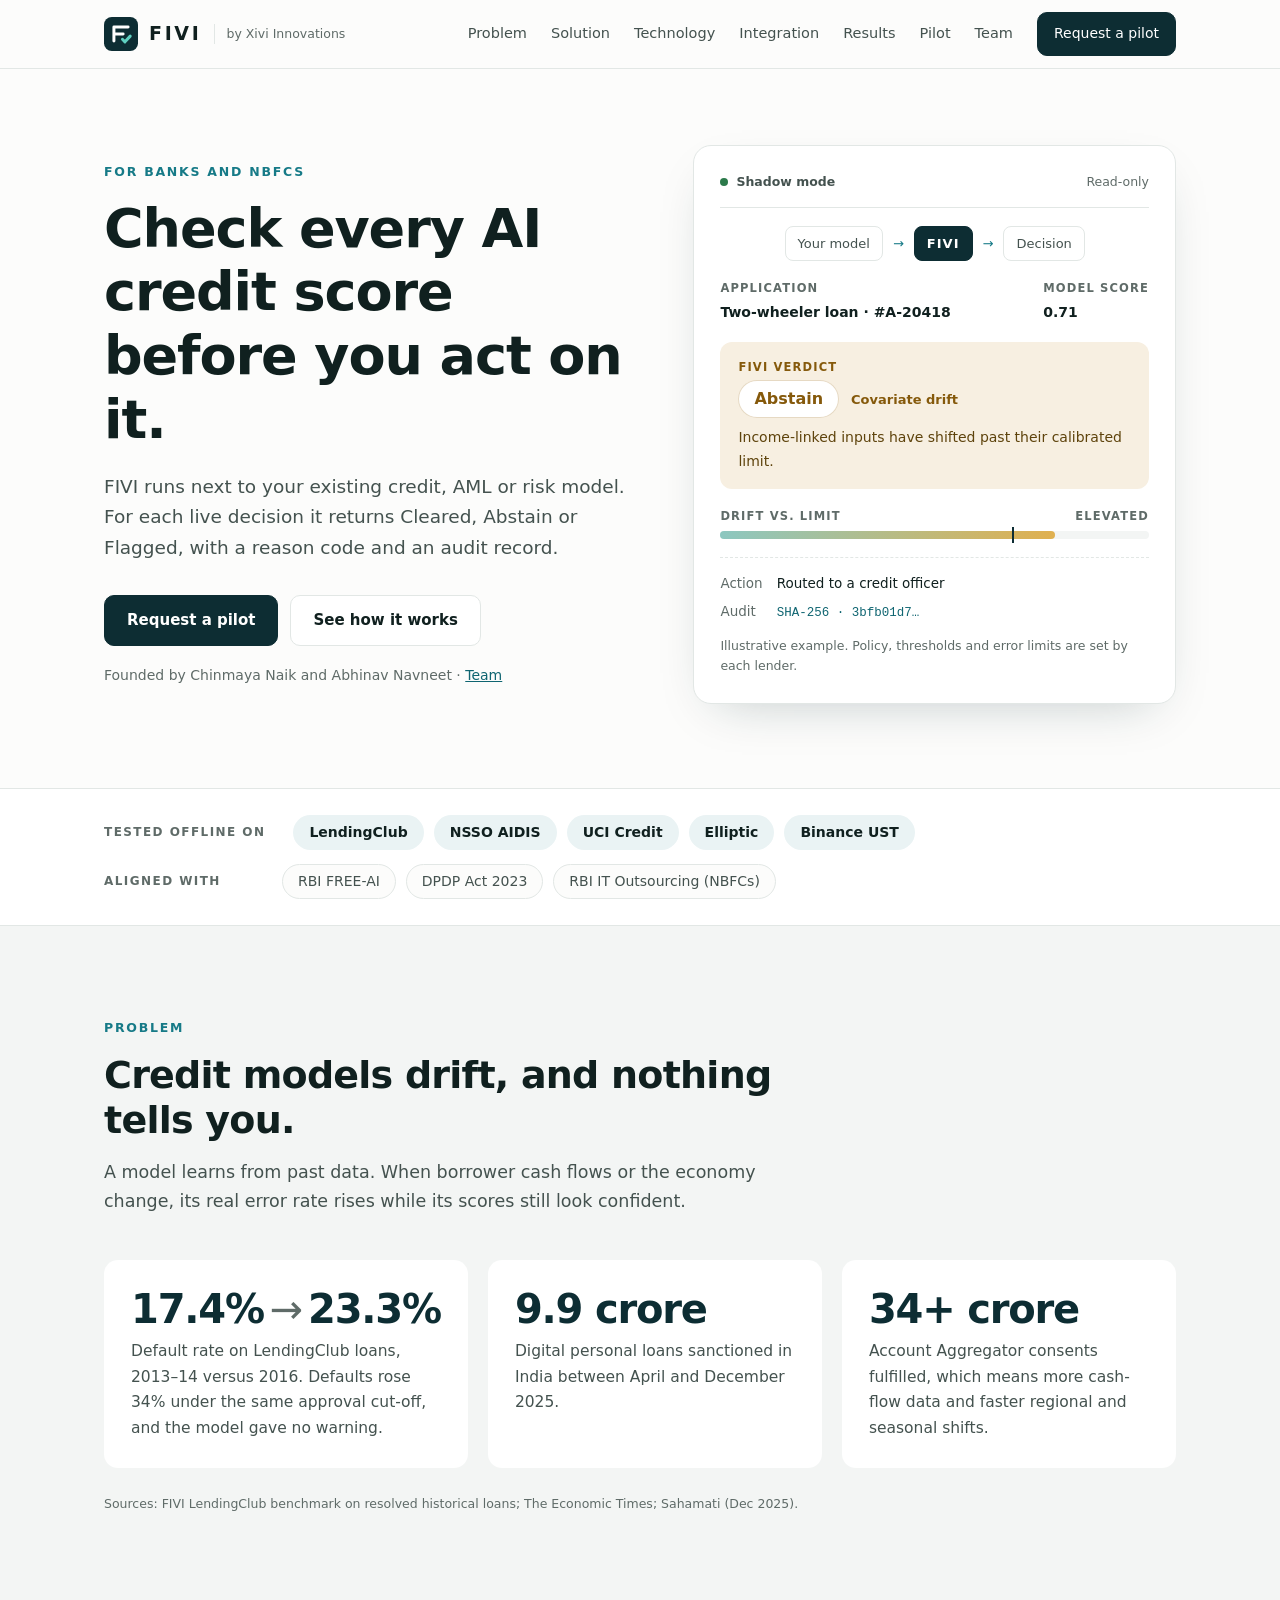
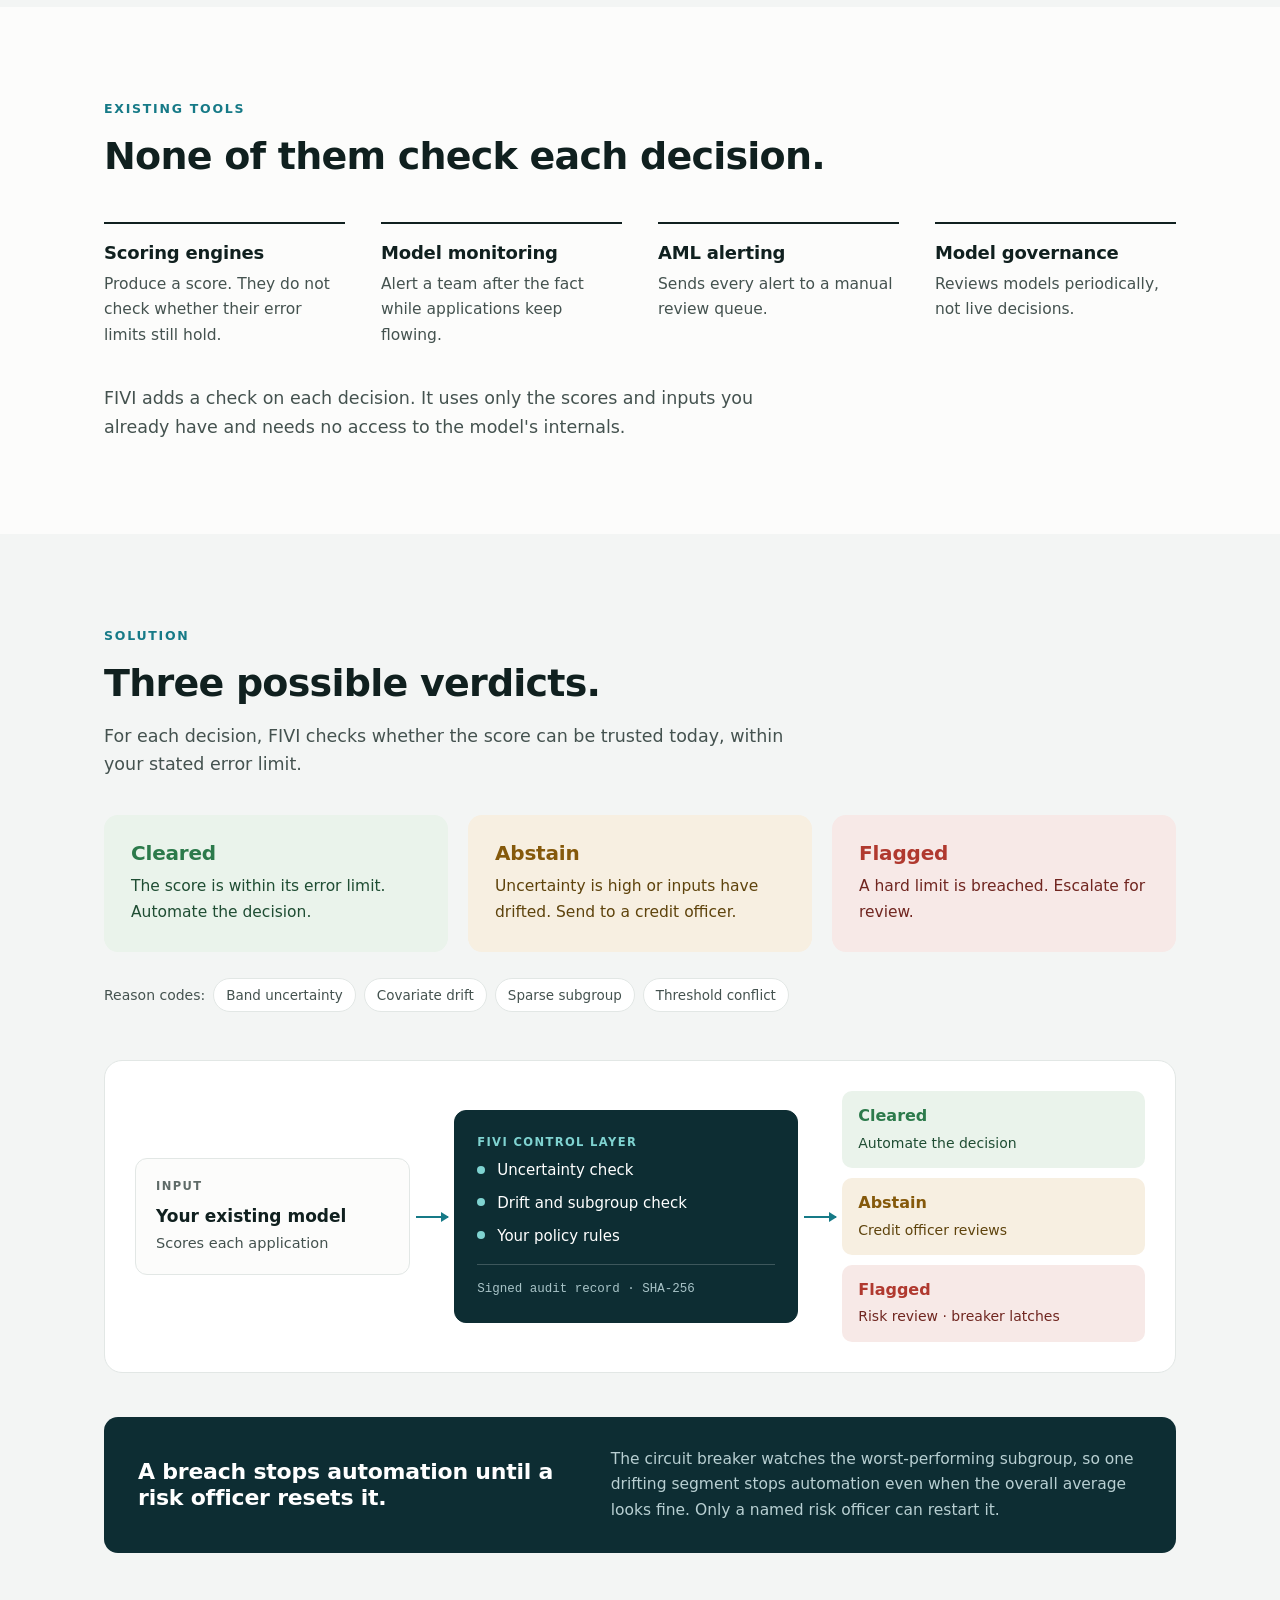
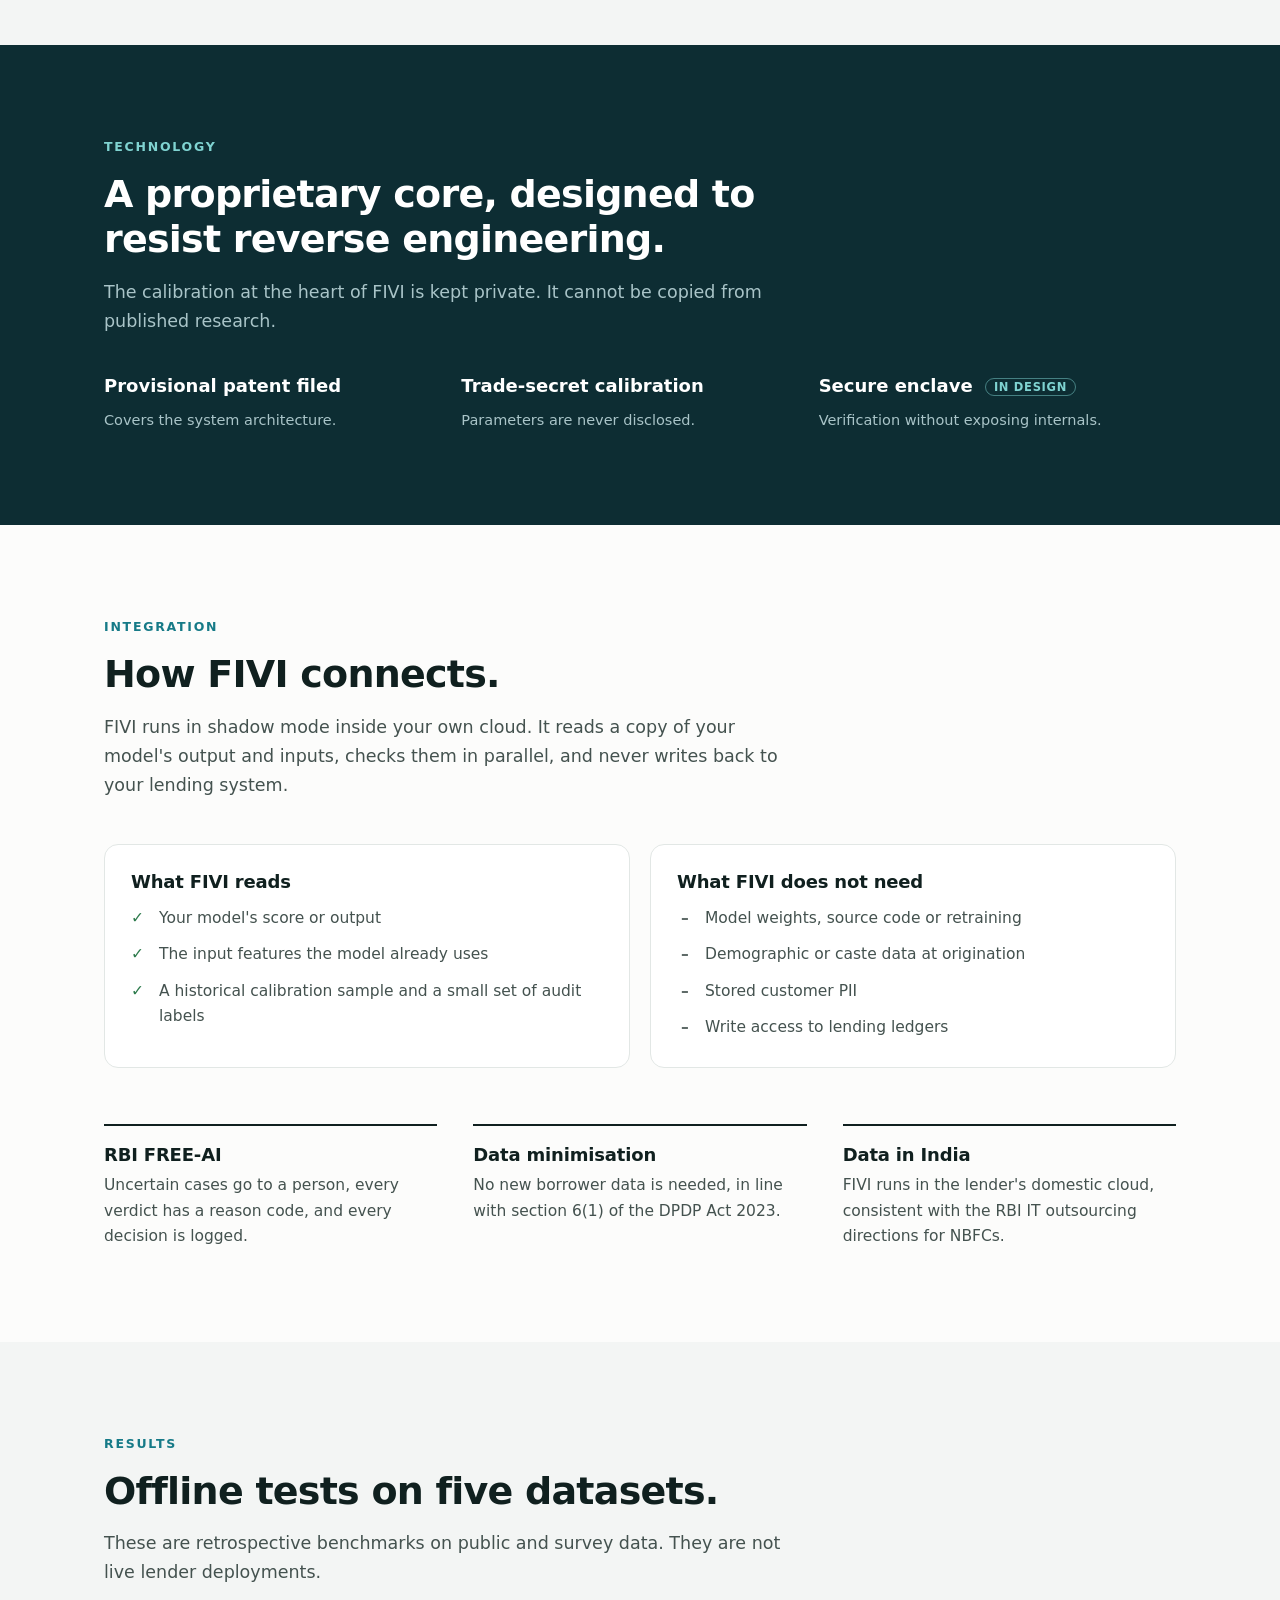
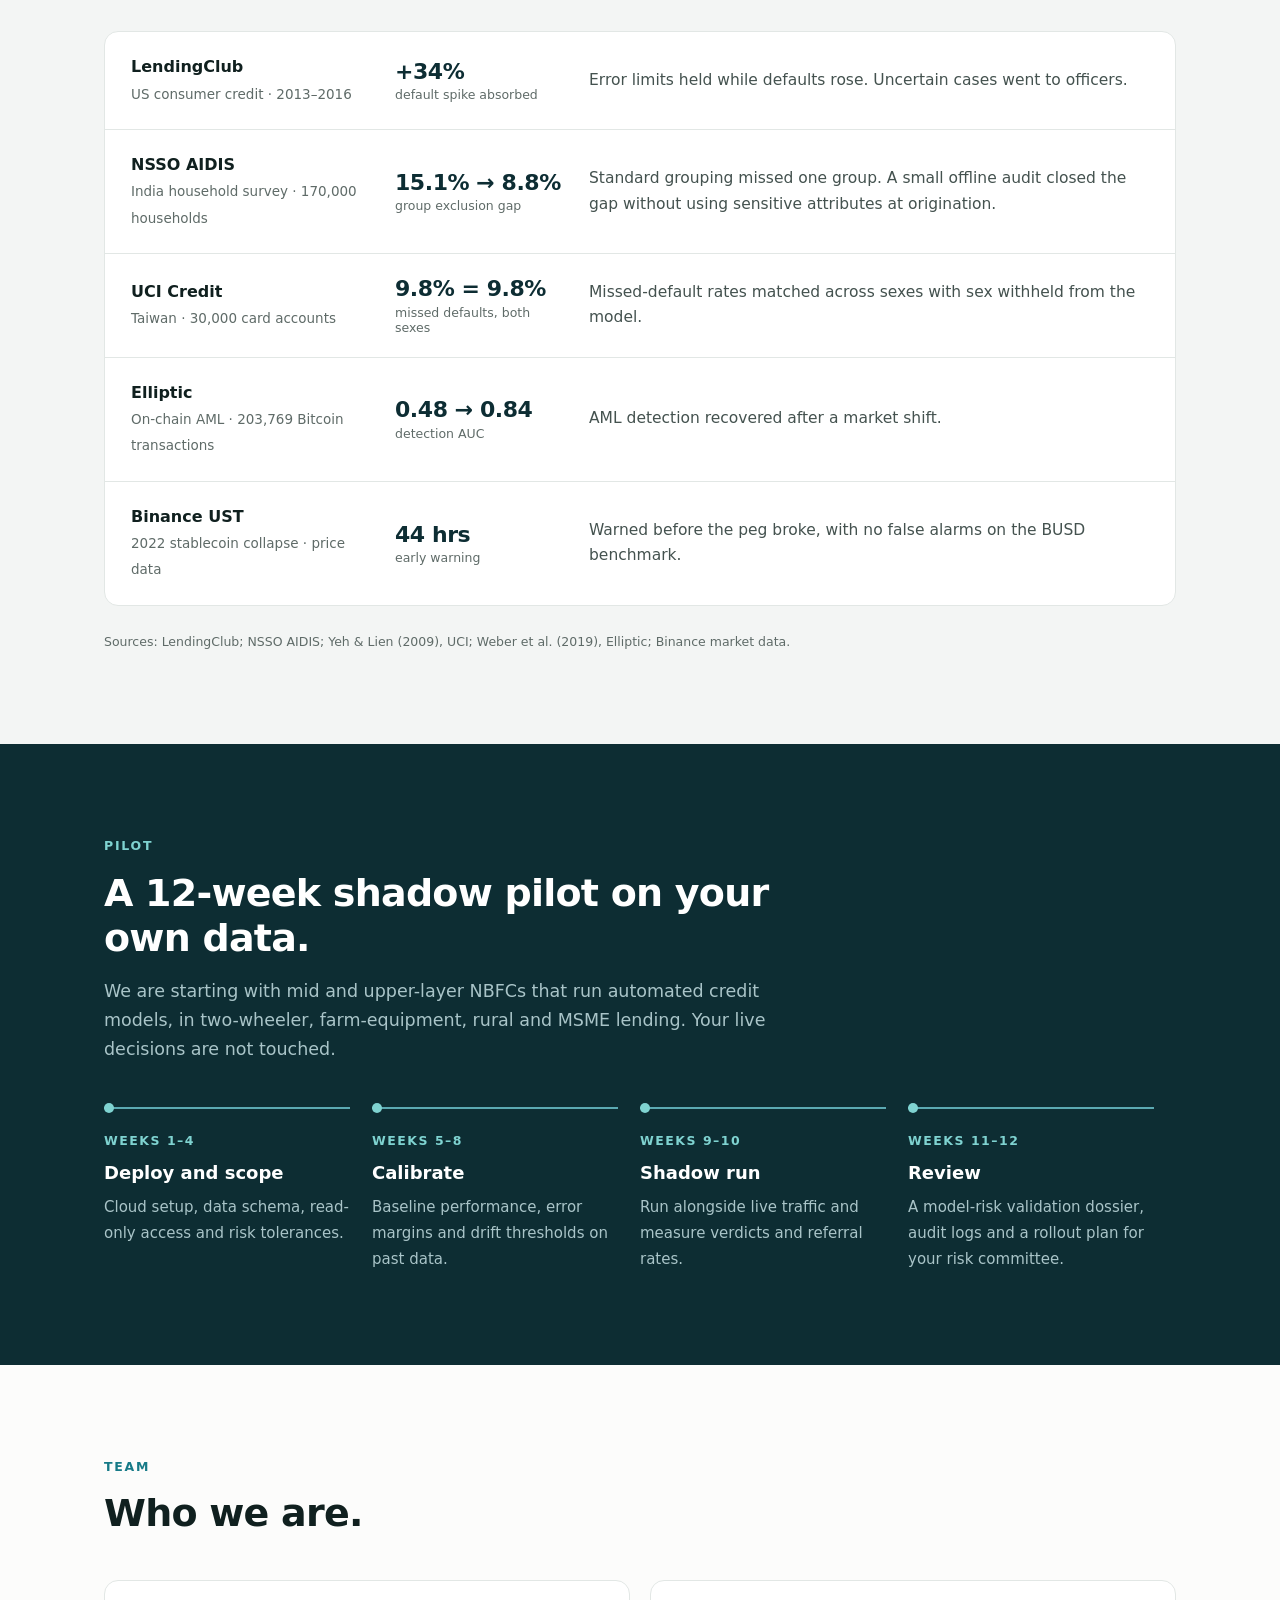
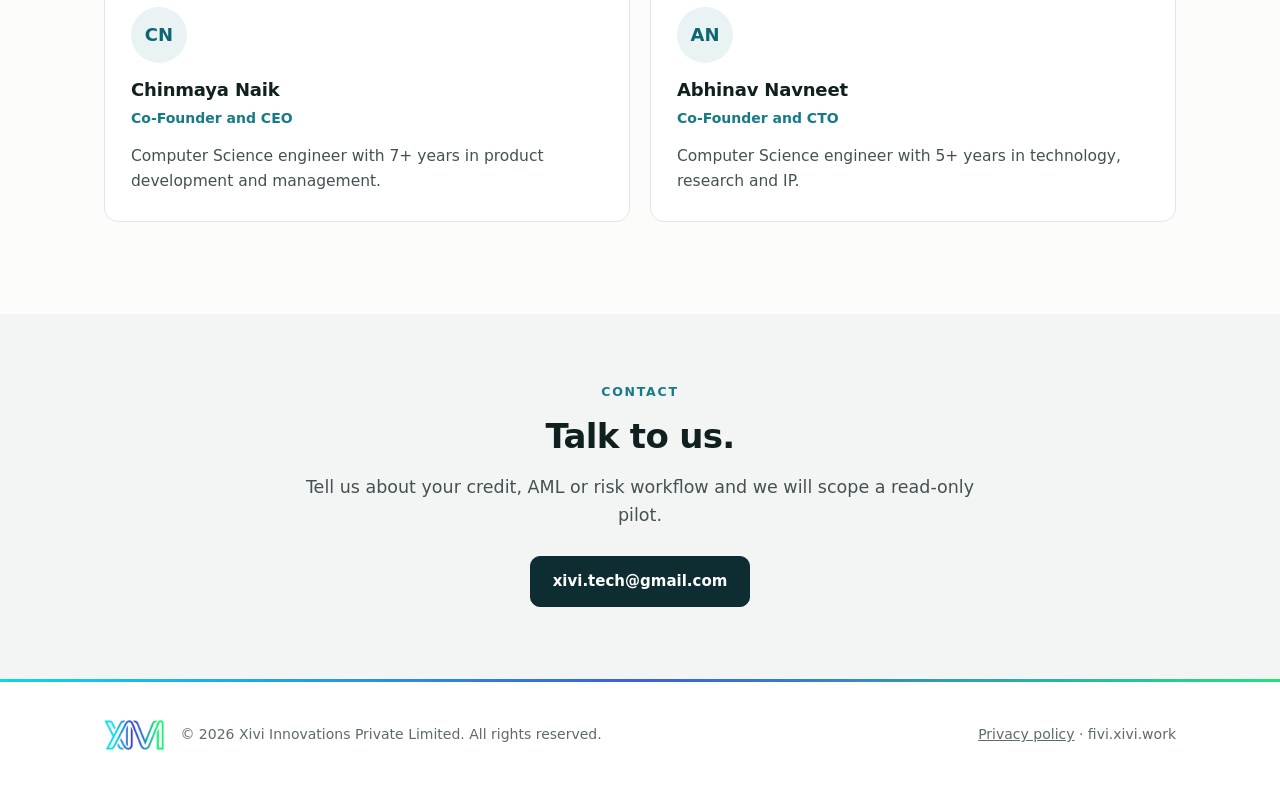
<file: index.html>
<!doctype html>
<html lang="en-IN">
<head>
<meta charset="utf-8">
<meta name="viewport" content="width=device-width, initial-scale=1">
<meta http-equiv="Content-Security-Policy" content="default-src 'none'; script-src 'self'; style-src 'self' https://fonts.googleapis.com; font-src https://fonts.gstatic.com; img-src 'self' data:; connect-src 'none'; form-action 'none'; base-uri 'none'; object-src 'none'; manifest-src 'none'">
<meta name="referrer" content="strict-origin-when-cross-origin">
<meta name="color-scheme" content="only light">
<title>FIVI — Verification layer for AI credit decisions | XIVI</title>
<meta name="description" content="FIVI checks each live credit, AML or risk score against your error limits and returns Cleared, Abstain or Flagged with a reason code and audit record.">
<meta name="robots" content="index, follow, max-image-preview:large">
<meta name="theme-color" content="#ffffff">
<link rel="canonical" href="https://fivi.xivi.work/">
<link rel="icon" href="assets/fivi-mark.svg" type="image/svg+xml">
<link rel="icon" href="assets/favicon-48.png" sizes="48x48" type="image/png">
<link rel="apple-touch-icon" href="assets/apple-touch-icon.png">
<meta property="og:type" content="website">
<meta property="og:site_name" content="FIVI">
<meta property="og:locale" content="en_IN">
<meta property="og:title" content="FIVI — Verification layer for AI credit decisions | XIVI">
<meta property="og:description" content="FIVI checks each live credit, AML or risk score against your error limits and returns Cleared, Abstain or Flagged with a reason code and audit record.">
<meta property="og:url" content="https://fivi.xivi.work/">
<meta property="og:image" content="https://fivi.xivi.work/assets/og.png">
<meta property="og:image:width" content="1200">
<meta property="og:image:height" content="630">
<meta property="og:image:alt" content="FIVI by Xivi Innovations">
<meta name="twitter:card" content="summary_large_image">
<meta name="twitter:title" content="FIVI — Verification layer for AI credit decisions | XIVI">
<meta name="twitter:description" content="FIVI checks each live credit, AML or risk score against your error limits and returns Cleared, Abstain or Flagged with a reason code and audit record.">
<meta name="twitter:image" content="https://fivi.xivi.work/assets/og.png">
<script type="application/ld+json">
{
 "@context": "https://schema.org",
 "@graph": [
  {
   "@type": "WebSite",
   "@id": "https://fivi.xivi.work/#website",
   "url": "https://fivi.xivi.work/",
   "name": "FIVI",
   "inLanguage": "en-IN",
   "description": "FIVI checks each live credit, AML or risk score against your error limits and returns Cleared, Abstain or Flagged with a reason code and audit record.",
   "publisher": {
    "@id": "https://xivi.work/#org"
   }
  },
  {
   "@type": "Brand",
   "@id": "https://fivi.xivi.work/#brand",
   "name": "FIVI",
   "url": "https://fivi.xivi.work/",
   "description": "FIVI checks each live credit, AML or risk score against your error limits and returns Cleared, Abstain or Flagged with a reason code and audit record.",
   "brand": {
    "@type": "Organization",
    "@id": "https://xivi.work/#org",
    "name": "Xivi Innovations Private Limited",
    "url": "https://xivi.work/"
   }
  }
 ]
}
</script>
<link rel="preconnect" href="https://fonts.googleapis.com">
<link rel="preconnect" href="https://fonts.gstatic.com" crossorigin>
<link href="https://fonts.googleapis.com/css2?family=Inter:wght@400;500;600;700&display=swap" rel="stylesheet">
<link rel="stylesheet" href="assets/site.css?v=10">
<script src="assets/frame.js" defer></script>
</head>
<body>


<header>
  <div class="wrap nav">
    <a class="brand" href="#top" aria-label="FIVI home">
      <img src="assets/fivi-mark.svg" alt="">
      <b>FIVI</b><span>by Xivi Innovations</span>
    </a>
    <nav class="links">
      <a href="#problem">Problem</a>
      <a href="#solution">Solution</a>
      <a href="#technology">Technology</a>
      <a href="#integration">Integration</a>
      <a href="#results">Results</a>
      <a href="#pilot">Pilot</a>
      <a href="#team">Team</a>
      <a class="btn primary sm" href="#contact">Request a pilot</a>
    </nav>
  </div>
</header>

<main id="top">

<section class="hero">
  <div class="wrap">
    <div>
      <p class="eyebrow">For banks and NBFCs</p>
      <h1>Check every AI credit score before you act on it.</h1>
      <p class="lead">FIVI runs next to your existing credit, AML or risk model. For each live decision it returns Cleared, Abstain or Flagged, with a reason code and an audit record.</p>
      <div class="cta">
        <a class="btn primary" href="#contact">Request a pilot</a>
        <a class="btn" href="#solution">See how it works</a>
      </div>
      <p class="founders">Founded by Chinmaya Naik and Abhinav Navneet · <a href="#team">Team</a></p>
    </div>

    <div class="panel" aria-label="Example FIVI verdict screen">
      <div class="pbar"><span class="dot live"></span>Shadow mode<span class="pbar-r">Read-only</span></div>
      <div class="pflow">
        <span>Your model</span><i>→</i><span class="core">FIVI</span><i>→</i><span>Decision</span>
      </div>
      <div class="pcase">
        <div><small>Application</small><b>Two-wheeler loan · #A-20418</b></div>
        <div><small>Model score</small><b>0.71</b></div>
      </div>
      <div class="pverdict">
        <small>FIVI verdict</small>
        <div class="vrow"><span class="chip warn big">Abstain</span><span class="rc">Covariate drift</span></div>
        <p>Income-linked inputs have shifted past their calibrated limit.</p>
      </div>
      <div class="meter">
        <div class="mrow"><small>Drift vs. limit</small><small>Elevated</small></div>
        <div class="track"><div class="fill"></div><div class="lim"></div></div>
      </div>
      <dl class="record">
        <dt>Action</dt><dd>Routed to a credit officer</dd>
        <dt>Audit</dt><dd><code>SHA-256 · 3bfb01d7…</code></dd>
      </dl>
      <p class="note">Illustrative example. Policy, thresholds and error limits are set by each lender.</p>
    </div>
  </div>
</section>

<div class="proof" aria-label="Offline tests and regulatory alignment">
  <div class="wrap">
    <div class="prow">
      <span class="plabel">Tested offline on</span>
      <div class="pitems tested"><span>LendingClub</span><span>NSSO AIDIS</span><span>UCI Credit</span><span>Elliptic</span><span>Binance UST</span></div>
    </div>
    <div class="prow">
      <span class="plabel">Aligned with</span>
      <div class="pitems reg"><span>RBI FREE-AI</span><span>DPDP Act 2023</span><span>RBI IT Outsourcing (NBFCs)</span></div>
    </div>
  </div>
</div>

<section id="problem" class="tint">
  <div class="wrap">
    <p class="eyebrow">Problem</p>
    <h2>Credit models drift, and nothing tells you.</h2>
    <p class="sec-intro">A model learns from past data. When borrower cash flows or the economy change, its real error rate rises while its scores still look confident.</p>
    <div class="grid g3">
      <div class="card">
        <div class="num">17.4%<span class="to">→</span>23.3%</div>
        <p class="cap">Default rate on LendingClub loans, 2013–14 versus 2016. Defaults rose 34% under the same approval cut-off, and the model gave no warning.</p>
      </div>
      <div class="card">
        <div class="num">9.9 crore</div>
        <p class="cap">Digital personal loans sanctioned in India between April and December 2025.</p>
      </div>
      <div class="card">
        <div class="num">34+ crore</div>
        <p class="cap">Account Aggregator consents fulfilled, which means more cash-flow data and faster regional and seasonal shifts.</p>
      </div>
    </div>
    <p class="src">Sources: FIVI LendingClub benchmark on resolved historical loans; The Economic Times; Sahamati (Dec 2025).</p>
  </div>
</section>

<section id="gap">
  <div class="wrap">
    <p class="eyebrow">Existing tools</p>
    <h2>None of them check each decision.</h2>
    <div class="cols c4">
      <div><h3>Scoring engines</h3><p>Produce a score. They do not check whether their error limits still hold.</p></div>
      <div><h3>Model monitoring</h3><p>Alert a team after the fact while applications keep flowing.</p></div>
      <div><h3>AML alerting</h3><p>Sends every alert to a manual review queue.</p></div>
      <div><h3>Model governance</h3><p>Reviews models periodically, not live decisions.</p></div>
    </div>
    <p class="sec-intro mt36">FIVI adds a check on each decision. It uses only the scores and inputs you already have and needs no access to the model's internals.</p>
  </div>
</section>

<section id="solution" class="tint">
  <div class="wrap">
    <p class="eyebrow">Solution</p>
    <h2>Three possible verdicts.</h2>
    <p class="sec-intro">For each decision, FIVI checks whether the score can be trusted today, within your stated error limit.</p>
    <div class="grid g3 mt36">
      <div class="vc ok"><h3>Cleared</h3><p>The score is within its error limit. Automate the decision.</p></div>
      <div class="vc warn"><h3>Abstain</h3><p>Uncertainty is high or inputs have drifted. Send to a credit officer.</p></div>
      <div class="vc bad"><h3>Flagged</h3><p>A hard limit is breached. Escalate for review.</p></div>
    </div>
    <div class="codes"><span>Reason codes:</span>
      <span class="t">Band uncertainty</span><span class="t">Covariate drift</span><span class="t">Sparse subgroup</span><span class="t">Threshold conflict</span></div>

    <div class="diagram" role="img" aria-label="Your model's score goes into the FIVI control layer, which returns Cleared to automate, Abstain to a credit officer, or Flagged to risk review.">
      <div class="d-box">
        <small>Input</small>
        <b>Your existing model</b>
        <span>Scores each application</span>
      </div>
      <div class="d-arrow" aria-hidden="true"></div>
      <div class="d-box core">
        <small>FIVI control layer</small>
        <ul><li>Uncertainty check</li><li>Drift and subgroup check</li><li>Your policy rules</li></ul>
        <div class="seal">Signed audit record · SHA-256</div>
      </div>
      <div class="d-arrow" aria-hidden="true"></div>
      <div class="d-outs">
        <div class="d-out ok"><b>Cleared</b><span>Automate the decision</span></div>
        <div class="d-out warn"><b>Abstain</b><span>Credit officer reviews</span></div>
        <div class="d-out bad"><b>Flagged</b><span>Risk review · breaker latches</span></div>
      </div>
    </div>

    <div class="callout">
      <h3>A breach stops automation until a risk officer resets it.</h3>
      <p>The circuit breaker watches the worst-performing subgroup, so one drifting segment stops automation even when the overall average looks fine. Only a named risk officer can restart it.</p>
    </div>
  </div>
</section>

<section id="technology" class="dark">
  <div class="wrap">
    <p class="eyebrow">Technology</p>
    <h2>A proprietary core, designed to resist reverse engineering.</h2>
    <p class="sec-intro">The calibration at the heart of FIVI is kept private. It cannot be copied from published research.</p>
    <div class="defend solo">
      <div><b>Provisional patent filed</b><span>Covers the system architecture.</span></div>
      <div><b>Trade-secret calibration</b><span>Parameters are never disclosed.</span></div>
      <div><b>Secure enclave <em>in design</em></b><span>Verification without exposing internals.</span></div>
    </div>
  </div>
</section>

<section id="integration">
  <div class="wrap">
    <p class="eyebrow">Integration</p>
    <h2>How FIVI connects.</h2>
    <p class="sec-intro">FIVI runs in shadow mode inside your own cloud. It reads a copy of your model's output and inputs, checks them in parallel, and never writes back to your lending system.</p>
    <div class="split">
      <div class="card"><h3>What FIVI reads</h3>
        <ul class="list yes">
          <li>Your model's score or output</li>
          <li>The input features the model already uses</li>
          <li>A historical calibration sample and a small set of audit labels</li>
        </ul>
      </div>
      <div class="card"><h3>What FIVI does not need</h3>
        <ul class="list no">
          <li>Model weights, source code or retraining</li>
          <li>Demographic or caste data at origination</li>
          <li>Stored customer PII</li>
          <li>Write access to lending ledgers</li>
        </ul>
      </div>
    </div>
    <div class="cols c3">
      <div><h3>RBI FREE-AI</h3><p>Uncertain cases go to a person, every verdict has a reason code, and every decision is logged.</p></div>
      <div><h3>Data minimisation</h3><p>No new borrower data is needed, in line with section 6(1) of the DPDP Act 2023.</p></div>
      <div><h3>Data in India</h3><p>FIVI runs in the lender's domestic cloud, consistent with the RBI IT outsourcing directions for NBFCs.</p></div>
    </div>
  </div>
</section>

<section id="results" class="tint">
  <div class="wrap">
    <p class="eyebrow">Results</p>
    <h2>Offline tests on five datasets.</h2>
    <p class="sec-intro">These are retrospective benchmarks on public and survey data. They are not live lender deployments.</p>
    <div class="ds">
      <div class="dsr"><div><b>LendingClub</b><small>US consumer credit · 2013–2016</small></div>
        <div class="st">+34%<small>default spike absorbed</small></div>
        <p>Error limits held while defaults rose. Uncertain cases went to officers.</p></div>
      <div class="dsr"><div><b>NSSO AIDIS</b><small>India household survey · 170,000 households</small></div>
        <div class="st">15.1% → 8.8%<small>group exclusion gap</small></div>
        <p>Standard grouping missed one group. A small offline audit closed the gap without using sensitive attributes at origination.</p></div>
      <div class="dsr"><div><b>UCI Credit</b><small>Taiwan · 30,000 card accounts</small></div>
        <div class="st">9.8% = 9.8%<small>missed defaults, both sexes</small></div>
        <p>Missed-default rates matched across sexes with sex withheld from the model.</p></div>
      <div class="dsr"><div><b>Elliptic</b><small>On-chain AML · 203,769 Bitcoin transactions</small></div>
        <div class="st">0.48 → 0.84<small>detection AUC</small></div>
        <p>AML detection recovered after a market shift.</p></div>
      <div class="dsr"><div><b>Binance UST</b><small>2022 stablecoin collapse · price data</small></div>
        <div class="st">44 hrs<small>early warning</small></div>
        <p>Warned before the peg broke, with no false alarms on the BUSD benchmark.</p></div>
    </div>
    <p class="src">Sources: LendingClub; NSSO AIDIS; Yeh &amp; Lien (2009), UCI; Weber et al. (2019), Elliptic; Binance market data.</p>
  </div>
</section>

<section id="pilot" class="dark">
  <div class="wrap">
    <p class="eyebrow">Pilot</p>
    <h2>A 12-week shadow pilot on your own data.</h2>
    <p class="sec-intro">We are starting with mid and upper-layer NBFCs that run automated credit models, in two-wheeler, farm-equipment, rural and MSME lending. Your live decisions are not touched.</p>
    <div class="tl">
      <div><small>Weeks 1–4</small><b>Deploy and scope</b><span>Cloud setup, data schema, read-only access and risk tolerances.</span></div>
      <div><small>Weeks 5–8</small><b>Calibrate</b><span>Baseline performance, error margins and drift thresholds on past data.</span></div>
      <div><small>Weeks 9–10</small><b>Shadow run</b><span>Run alongside live traffic and measure verdicts and referral rates.</span></div>
      <div><small>Weeks 11–12</small><b>Review</b><span>A model-risk validation dossier, audit logs and a rollout plan for your risk committee.</span></div>
    </div>
  </div>
</section>

<section id="team">
  <div class="wrap">
    <p class="eyebrow">Team</p>
    <h2>Who we are.</h2>
    <div class="grid g2">
      <div class="card person"><div class="avatar">CN</div><h3>Chinmaya Naik</h3><div class="role">Co-Founder and CEO</div>
        <p>Computer Science engineer with 7+ years in product development and management.</p></div>
      <div class="card person"><div class="avatar">AN</div><h3>Abhinav Navneet</h3><div class="role">Co-Founder and CTO</div>
        <p>Computer Science engineer with 5+ years in technology, research and IP.</p></div>
    </div>
  </div>
</section>

<section id="contact" class="tint contact">
  <div class="wrap">
    <p class="eyebrow">Contact</p>
    <h2>Talk to us.</h2>
    <p class="sec-intro">Tell us about your credit, AML or risk workflow and we will scope a read-only pilot.</p>
    <div class="cta"><a class="btn primary" href="mailto:xivi.tech@gmail.com?subject=FIVI%20shadow%20pilot">xivi.tech@gmail.com</a></div>
  </div>
</section>

</main>

<footer>
  <div class="wrap">
    <div class="logo">
      <img src="assets/xivi-logo-sm.webp" alt="XIVI" width="320" height="159" decoding="async">
      <p>© 2026 Xivi Innovations Private Limited. All rights reserved.</p>
    </div>
    <p><a href="privacy.html">Privacy policy</a> · fivi.xivi.work</p>
  </div>
</footer>

</body>
</html>
</file>
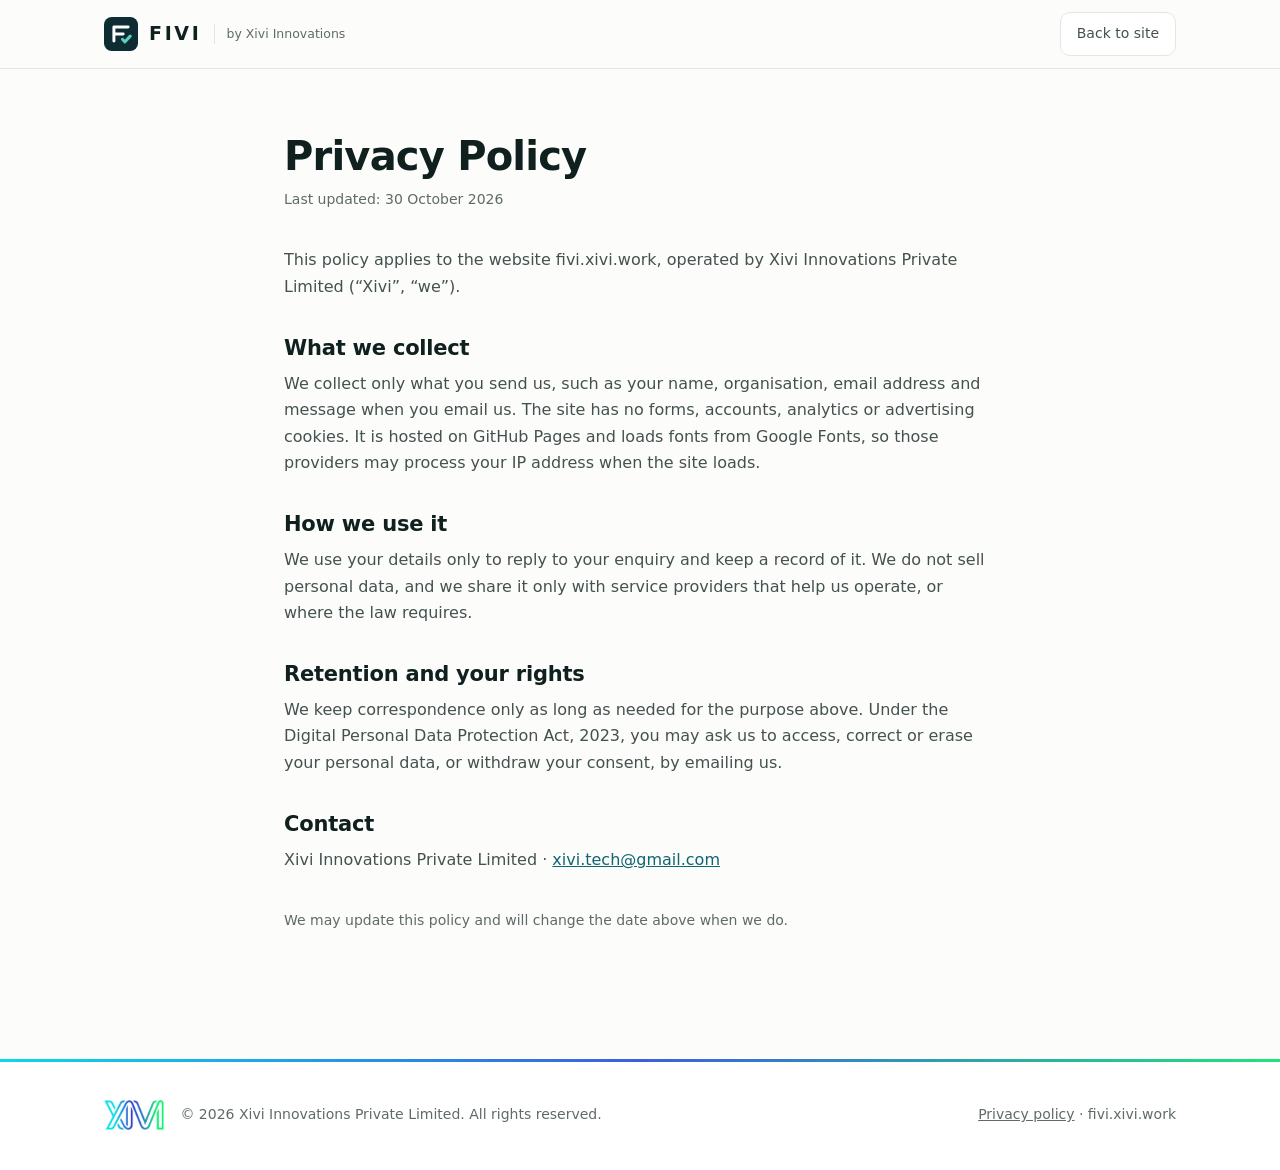
<file: privacy.html>
<!doctype html>
<html lang="en-IN">
<head>
<meta charset="utf-8">
<meta name="viewport" content="width=device-width, initial-scale=1">
<meta http-equiv="Content-Security-Policy" content="default-src 'none'; script-src 'self'; style-src 'self' https://fonts.googleapis.com; font-src https://fonts.gstatic.com; img-src 'self' data:; connect-src 'none'; form-action 'none'; base-uri 'none'; object-src 'none'; manifest-src 'none'">
<meta name="referrer" content="strict-origin-when-cross-origin">
<meta name="color-scheme" content="only light">
<title>Privacy Policy — FIVI | XIVI</title>
<meta name="description" content="How Xivi Innovations Private Limited handles personal data collected through fivi.xivi.work.">
<meta name="robots" content="index, follow, max-image-preview:large">
<meta name="theme-color" content="#ffffff">
<link rel="canonical" href="https://fivi.xivi.work/privacy.html">
<link rel="icon" href="assets/fivi-mark.svg" type="image/svg+xml">
<link rel="icon" href="assets/favicon-48.png" sizes="48x48" type="image/png">
<link rel="apple-touch-icon" href="assets/apple-touch-icon.png">
<meta property="og:type" content="website">
<meta property="og:site_name" content="FIVI">
<meta property="og:locale" content="en_IN">
<meta property="og:title" content="Privacy Policy — FIVI | XIVI">
<meta property="og:description" content="How Xivi Innovations Private Limited handles personal data collected through fivi.xivi.work.">
<meta property="og:url" content="https://fivi.xivi.work/privacy.html">
<meta property="og:image" content="https://fivi.xivi.work/assets/og.png">
<meta property="og:image:width" content="1200">
<meta property="og:image:height" content="630">
<meta property="og:image:alt" content="FIVI by Xivi Innovations">
<meta name="twitter:card" content="summary_large_image">
<meta name="twitter:title" content="Privacy Policy — FIVI | XIVI">
<meta name="twitter:description" content="How Xivi Innovations Private Limited handles personal data collected through fivi.xivi.work.">
<meta name="twitter:image" content="https://fivi.xivi.work/assets/og.png">
<link rel="preconnect" href="https://fonts.googleapis.com">
<link rel="preconnect" href="https://fonts.gstatic.com" crossorigin>
<link href="https://fonts.googleapis.com/css2?family=Inter:wght@400;500;600;700&display=swap" rel="stylesheet">
<link rel="stylesheet" href="assets/site.css?v=10">
<script src="assets/frame.js" defer></script>
</head>
<body>


<header>
  <div class="wrap nav">
    <a class="brand" href="./" aria-label="FIVI home">
      <img src="assets/fivi-mark.svg" alt="">
      <b>FIVI</b><span>by Xivi Innovations</span>
    </a>
    <nav class="links"><a class="btn sm" href="./">Back to site</a></nav>
  </div>
</header>

<main class="legal">
  <div class="wrap">
    <h1>Privacy Policy</h1>
    <p class="upd">Last updated: 30 October 2026</p>

    <p>This policy applies to the website fivi.xivi.work, operated by Xivi Innovations Private Limited (“Xivi”, “we”).</p>

    <h2>What we collect</h2>
    <p>We collect only what you send us, such as your name, organisation, email address and message when you email us. The site has no forms, accounts, analytics or advertising cookies. It is hosted on GitHub Pages and loads fonts from Google Fonts, so those providers may process your IP address when the site loads.</p>

    <h2>How we use it</h2>
    <p>We use your details only to reply to your enquiry and keep a record of it. We do not sell personal data, and we share it only with service providers that help us operate, or where the law requires.</p>

    <h2>Retention and your rights</h2>
    <p>We keep correspondence only as long as needed for the purpose above. Under the Digital Personal Data Protection Act, 2023, you may ask us to access, correct or erase your personal data, or withdraw your consent, by emailing us.</p>

    <h2>Contact</h2>
    <p>Xivi Innovations Private Limited · <a href="mailto:xivi.tech@gmail.com">xivi.tech@gmail.com</a></p>

    <p class="upd mt36">We may update this policy and will change the date above when we do.</p>
  </div>
</main>

<footer>
  <div class="wrap">
    <div class="logo">
      <img src="assets/xivi-logo-sm.webp" alt="XIVI" width="320" height="159" decoding="async">
      <p>© 2026 Xivi Innovations Private Limited. All rights reserved.</p>
    </div>
    <p><a href="privacy.html">Privacy policy</a> · fivi.xivi.work</p>
  </div>
</footer>

</body>
</html>
</file>
<file: assets/site.css>
:root{
  --ink:#10201f; --ink2:#44524f; --mute:#5f6b68;
  --bg:#fcfcfb; --tint:#f3f5f4; --tealtint:#eaf3f4; --line:#e2e7e5;
  --deep:#0d2d33; --teal:#167a87; --teal2:#0f6571;
  --ok:#2c7a4b; --okbg:#eaf3eb;
  --warn:#85590b; --warnbg:#f7efe1;
  --bad:#b0392f; --badbg:#f7e9e7;
  --r:14px;
  --surface:#fff; --headbg:rgba(252,252,251,.92); --strong:#0d2d33;
  --btn:#0d2d33; --btnink:#fff; --btnhover:#12414a;
  --okink:#1f4d33; --warnink:#5e430c; --badink:#702620;
  color-scheme:only light;
}
*{box-sizing:border-box}
html{scroll-behavior:smooth;scroll-padding-top:76px}
body{margin:0;background:var(--bg);color:var(--ink);font:16px/1.65 Inter,system-ui,-apple-system,"Segoe UI",Roboto,sans-serif;-webkit-font-smoothing:antialiased}
img{max-width:100%;display:block}
a{color:var(--teal2)}
.wrap{max-width:1120px;margin:0 auto;padding:0 24px}
.eyebrow{font-size:12.5px;font-weight:600;letter-spacing:.14em;text-transform:uppercase;color:var(--teal);margin:0 0 14px}
h1,h2,h3{margin:0;line-height:1.18;letter-spacing:-.02em;color:var(--ink)}
h1{font-size:clamp(34px,4.6vw,54px);font-weight:700}
h2{font-size:clamp(28px,3.4vw,38px);font-weight:700;max-width:760px}
h3{font-size:18px;font-weight:600;letter-spacing:-.01em}
p{margin:0}
.lead{font-size:18.5px;color:var(--ink2);max-width:600px;margin-top:20px}
.sec-intro{font-size:17.5px;color:var(--ink2);max-width:680px;margin-top:16px}

/* header */
header{position:sticky;top:0;z-index:20;background:var(--headbg);backdrop-filter:blur(10px);border-bottom:1px solid var(--line)}
.nav{display:flex;align-items:center;justify-content:space-between;height:68px}
.brand{display:flex;align-items:center;gap:11px;text-decoration:none;color:var(--ink)}
.brand img{width:34px;height:34px}
.brand b{font-size:19px;letter-spacing:.14em;font-weight:700}
.brand span{font-size:12.5px;color:var(--mute);border-left:1px solid var(--line);padding-left:11px;margin-left:2px}
.links{display:flex;align-items:center;gap:30px}
.links a{font-size:14.5px;color:var(--ink2);text-decoration:none;font-weight:500}
.links a:hover{color:var(--ink)}
.btn{display:inline-flex;align-items:center;gap:8px;padding:12px 22px;border-radius:10px;font-weight:600;font-size:15px;text-decoration:none;border:1px solid var(--line);color:var(--ink);background:var(--surface)}
.btn.primary{background:var(--btn);border-color:var(--btn);color:var(--btnink)}
.btn.primary:hover{background:var(--btnhover);box-shadow:0 0 0 3px rgba(22,122,135,.28)}
.btn:not(.primary):hover{border-color:var(--teal);color:var(--teal2)}
.btn:focus-visible,a:focus-visible{outline:3px solid #7fd3d1;outline-offset:2px}
.btn.sm{padding:9px 16px;font-size:14px}
@media(max-width:900px){.links a:not(.btn){display:none}.brand span{display:none}}

/* hero */
.hero{padding:76px 0 84px}
.hero .wrap{display:grid;grid-template-columns:1.05fr .95fr;gap:56px;align-items:center}
.cta{display:flex;gap:12px;flex-wrap:wrap;margin-top:32px}
.assure{display:flex;gap:22px;flex-wrap:wrap;margin-top:30px;font-size:14px;color:var(--mute)}
.assure span::before{content:"";display:inline-block;width:6px;height:6px;border-radius:50%;background:var(--teal);margin-right:8px;vertical-align:middle}
@media(max-width:900px){.hero .wrap{grid-template-columns:1fr;gap:44px}.hero{padding:48px 0 56px}}

/* hero flow card */
.panel{background:var(--surface);border:1px solid var(--line);border-radius:18px;padding:26px;box-shadow:0 18px 50px -24px rgba(13,45,51,.28)}
.panel-label{font-size:11.5px;letter-spacing:.14em;text-transform:uppercase;color:var(--mute);font-weight:600;margin-bottom:14px}
.flow{display:grid;gap:10px}
.node{border:1px solid var(--line);border-radius:12px;padding:14px 16px;background:var(--surface)}
.node small{display:block;color:var(--mute);font-size:13px;margin-top:2px}
.node b{font-size:15px;font-weight:600}
.node.core{background:var(--deep);border-color:var(--deep);color:#fff}
.node.core small{color:#a9c4c8}
.arrow{justify-self:center;color:var(--teal);font-size:18px;line-height:1}
.verdicts{display:flex;gap:8px;margin-top:16px;flex-wrap:wrap}
.chip{font-size:13px;font-weight:600;padding:6px 12px;border-radius:99px}
.chip.ok{background:var(--okbg);color:var(--ok)}
.chip.warn{background:var(--warnbg);color:var(--warn)}
.chip.bad{background:var(--badbg);color:var(--bad)}
.record{margin-top:16px;border-top:1px dashed var(--line);padding-top:14px;display:grid;grid-template-columns:auto 1fr;gap:6px 14px;font-size:13.5px}
.record dt{color:var(--mute)} .record dd{margin:0;font-weight:500}
.record code{font:12.5px ui-monospace,Consolas,monospace;color:var(--teal2)}
.note{font-size:12.5px;color:var(--mute);margin-top:12px}
.pbar{display:flex;align-items:center;gap:8px;font-size:12.5px;font-weight:600;color:var(--ink2);padding-bottom:14px;border-bottom:1px solid var(--line)}
.pbar-r{margin-left:auto;font-weight:500;color:var(--mute)}
.dot{width:8px;height:8px;border-radius:50%;background:var(--ok)}
.pflow{display:flex;align-items:center;justify-content:center;gap:10px;margin:18px 0;font-size:13px;color:var(--ink2)}
.pflow span{padding:6px 12px;border:1px solid var(--line);border-radius:8px;background:var(--surface)}
.pflow span.core{background:var(--deep);border-color:var(--deep);color:#fff;font-weight:700;letter-spacing:.08em}
.pflow i{font-style:normal;color:var(--teal)}
.pcase{display:flex;justify-content:space-between;gap:16px;font-size:14px}
.pcase small,.pverdict small,.mrow small{display:block;font-size:11.5px;letter-spacing:.1em;text-transform:uppercase;color:var(--mute);font-weight:600;margin-bottom:3px}
.pcase b{font-weight:600}
.pverdict{margin-top:18px;padding:16px 18px;border-radius:12px;background:var(--warnbg)}
.pverdict small{color:var(--warn)}
.vrow{display:flex;align-items:center;gap:12px;flex-wrap:wrap}
.chip.big{font-size:16px;padding:6px 16px;background:var(--surface);box-shadow:inset 0 0 0 1px rgba(154,106,18,.25)}
.rc{font-size:13px;font-weight:600;color:var(--warn)}
.pverdict p{margin-top:8px;font-size:14px;color:var(--warnink)}
.meter{margin-top:18px}
.mrow{display:flex;justify-content:space-between}
.track{position:relative;height:8px;border-radius:99px;background:var(--tint);margin-top:2px}
.fill{height:100%;width:78%;border-radius:99px;background:linear-gradient(90deg,#8cc7c0,#e0b04f)}
.lim{position:absolute;top:-4px;left:68%;width:2px;height:16px;background:var(--strong)}
.panel .record{margin-top:18px}

/* proof strip */
.proof{border-top:1px solid var(--line);border-bottom:1px solid var(--line);background:var(--surface);padding:26px 0}
.proof .wrap{display:grid;gap:14px}
.prow{display:flex;align-items:center;gap:14px 28px;flex-wrap:wrap}
.plabel{font-size:12px;letter-spacing:.12em;text-transform:uppercase;color:var(--mute);font-weight:600;min-width:150px}
.pitems{display:flex;gap:10px;flex-wrap:wrap;color:var(--ink2);font-size:14px}
.pitems span{font-weight:500;border:1px solid var(--line);border-radius:99px;padding:5px 15px;background:var(--bg)}
.pitems.tested span{font-weight:600;color:var(--ink);background:var(--tealtint);border-color:transparent}
@media(max-width:700px){.plabel{min-width:0;width:100%}}

/* sections */
section{padding:92px 0}
section.tint{background:var(--tint)}
section.dark{background:var(--deep);color:#e5eeef}
section.dark h2,section.dark h3{color:#fff}
section.dark .eyebrow{color:#7fd3d1}
section.dark .sec-intro{color:#a9c4c8}
.grid{display:grid;gap:20px;margin-top:44px}
.g2{grid-template-columns:repeat(2,1fr)}.g3{grid-template-columns:repeat(3,1fr)}.g4{grid-template-columns:repeat(4,1fr)}
@media(max-width:900px){.g3,.g4{grid-template-columns:1fr 1fr}}
@media(max-width:620px){.g2,.g3,.g4{grid-template-columns:1fr}}
.card{background:var(--surface);border:1px solid var(--line);border-radius:var(--r);padding:26px}
.card p{color:var(--ink2);font-size:15.5px;margin-top:8px}
.tint .card{border-color:transparent}
.num{font-size:40px;font-weight:700;letter-spacing:-.03em;color:var(--strong);line-height:1.1}
.num .to{color:var(--mute);font-weight:500;padding:0 6px}
.cap{font-size:14.5px;color:var(--ink2);margin-top:10px}
.src{font-size:12.5px;color:var(--mute);margin-top:26px}

/* verdict cards */
.vc{border-radius:var(--r);padding:26px;border:1px solid transparent}
.vc h3{font-size:20px}
.vc p{margin-top:8px;font-size:15.5px}
.vc.ok{background:var(--okbg);color:var(--okink)}.vc.ok h3{color:var(--ok)}
.vc.warn{background:var(--warnbg);color:var(--warnink)}.vc.warn h3{color:var(--warn)}
.vc.bad{background:var(--badbg);color:var(--badink)}.vc.bad h3{color:var(--bad)}
.codes{display:flex;gap:8px;flex-wrap:wrap;margin-top:26px;align-items:center;font-size:14px;color:var(--ink2)}
.codes span.t{background:var(--surface);border:1px solid var(--line);padding:5px 12px;border-radius:99px;font-size:13.5px}

/* steps */
.steps{list-style:none;margin:44px 0 0;padding:0;display:grid;grid-template-columns:repeat(4,1fr);gap:20px;counter-reset:s}
.steps li{counter-increment:s;position:relative;padding-top:20px;border-top:2px solid var(--teal)}
.steps li::before{content:"0" counter(s);display:block;font-size:13px;font-weight:700;color:var(--teal);letter-spacing:.1em;margin-bottom:8px}
.steps b{display:block;font-size:17px;font-weight:600;margin-bottom:6px}
.steps span{font-size:15px;color:var(--ink2)}
@media(max-width:900px){.steps{grid-template-columns:1fr 1fr}}
@media(max-width:560px){.steps{grid-template-columns:1fr}}

/* split lists */
.split{display:grid;grid-template-columns:1fr 1fr;gap:20px;margin-top:44px}
@media(max-width:760px){.split{grid-template-columns:1fr}}
.list{list-style:none;margin:14px 0 0;padding:0;display:grid;gap:11px}
.list li{padding-left:28px;position:relative;font-size:15.5px;color:var(--ink2)}
.list.yes li::before{content:"✓";position:absolute;left:0;color:var(--ok);font-weight:700}
.list.no li::before{content:"–";position:absolute;left:4px;color:var(--mute);font-weight:700}

/* callout */
.callout{margin-top:44px;background:var(--deep);color:#e5eeef;border-radius:var(--r);padding:30px 34px;display:grid;grid-template-columns:1fr 1.2fr;gap:30px;align-items:center}
.callout h3{color:#fff;font-size:22px}
.callout p{color:#b8cfd2;font-size:15.5px}
@media(max-width:760px){.callout{grid-template-columns:1fr;padding:26px}}
.state{display:flex;gap:10px;margin-top:14px;flex-wrap:wrap}
.state span{font-size:13px;font-weight:600;padding:5px 12px;border-radius:99px;background:rgba(255,255,255,.1);color:#fff}

/* traction */
.ds{margin-top:44px;border:1px solid var(--line);border-radius:var(--r);overflow:hidden;background:var(--surface)}
.dsr{display:grid;grid-template-columns:260px 1fr;gap:24px;padding:22px 26px;border-bottom:1px solid var(--line)}
.dsr:last-child{border-bottom:0}
.dsr b{display:block;font-size:16px;font-weight:600}
.dsr small{color:var(--mute);font-size:13.5px}
.dsr p{color:var(--ink2);font-size:15.5px}
@media(max-width:760px){.dsr{grid-template-columns:1fr;gap:6px}}

/* timeline */
.tl{display:grid;grid-template-columns:repeat(4,1fr);gap:0;margin-top:44px}
.tl div{padding:0 22px 0 0;position:relative}
.tl div::before{content:"";display:block;height:2px;background:#5ba9b2;margin-bottom:22px}
.tl div::after{content:"";position:absolute;top:-4px;left:0;width:10px;height:10px;border-radius:50%;background:#7fd3d1}
.tl small{display:block;font-size:12.5px;font-weight:600;letter-spacing:.12em;text-transform:uppercase;color:#7fd3d1;margin-bottom:6px}
.tl b{display:block;font-size:18px;color:#fff;font-weight:600;margin-bottom:6px}
.tl span{font-size:15px;color:#a9c4c8}
@media(max-width:900px){.tl{grid-template-columns:1fr 1fr;row-gap:36px}}
@media(max-width:560px){.tl{grid-template-columns:1fr}}

/* team */
.person{display:flex;flex-direction:column;gap:6px}
.avatar{width:56px;height:56px;border-radius:50%;background:var(--tealtint);color:var(--teal2);font-weight:700;display:grid;place-items:center;font-size:18px;margin-bottom:10px}
.role{font-size:14px;color:var(--teal);font-weight:600}

/* contact + footer */
.contact{text-align:center}
.contact h2{margin:0 auto}
.contact .sec-intro{margin-left:auto;margin-right:auto}
.contact .cta{justify-content:center}
footer{position:relative;border-top:1px solid var(--line);padding:40px 0;background:var(--surface)}
footer::before{content:"";position:absolute;left:0;right:0;top:-1px;height:3px;background:linear-gradient(90deg,#08d9ea,#3b5fe0 50%,#1ee57a)}
footer .wrap{display:flex;justify-content:space-between;align-items:center;gap:20px;flex-wrap:wrap}
footer .logo{display:flex;align-items:center;gap:16px}
footer .logo img{height:30px;width:auto;mix-blend-mode:multiply}
footer p{font-size:14px;color:var(--mute)}

/* founders line */
.founders{margin-top:18px;font-size:14px;color:var(--mute)}

/* proprietary core */
section.dark .grid{margin-top:40px}
.dcard{background:rgba(255,255,255,.06);border:1px solid rgba(255,255,255,.14);border-radius:var(--r);padding:26px}
.dcard .k{display:block;font-size:13px;font-weight:700;letter-spacing:.1em;color:#7fd3d1;margin-bottom:10px}
.dcard p{margin-top:10px;font-size:15.5px;color:#b8cfd2}
.defend{display:grid;grid-template-columns:repeat(3,1fr);gap:0;margin-top:28px;border-top:1px solid rgba(255,255,255,.18)}
.defend div{padding:22px 24px 0 0}
.defend b{display:block;color:#fff;font-size:16px;font-weight:600;margin-bottom:4px}
.defend em{font-style:normal;font-size:11.5px;font-weight:600;letter-spacing:.06em;text-transform:uppercase;color:#7fd3d1;border:1px solid rgba(127,211,209,.5);border-radius:99px;padding:1px 8px;margin-left:6px;vertical-align:middle}
.defend span{font-size:14.5px;color:#a9c4c8}
@media(max-width:760px){.defend{grid-template-columns:1fr}}

/* legal pages */
.legal{padding:64px 0 90px}
.legal .wrap{max-width:760px}
.legal h1{font-size:clamp(30px,4vw,40px);margin-bottom:8px}
.legal .upd{color:var(--mute);font-size:14px;margin-bottom:36px}
.legal h2{font-size:21px;margin:36px 0 10px;letter-spacing:-.01em}
.legal p,.legal li{color:var(--ink2);font-size:16px}
.legal p+p{margin-top:12px}
.legal ul{padding-left:22px;margin:10px 0}
.legal li{margin:6px 0}
footer a{color:var(--mute)}

/* nav fit */
.btn,.brand span,.links a{white-space:nowrap}
.links{gap:24px}
@media(max-width:1060px){.links a:not(.btn){display:none}.brand span{display:inline}}
@media(max-width:520px){.brand span{display:none}}

/* text columns (replace card grids) */
.cols{display:grid;gap:36px;margin-top:44px}
.cols.c3{grid-template-columns:repeat(3,1fr)}
.cols.c4{grid-template-columns:repeat(4,1fr)}
.cols>div{border-top:2px solid var(--ink);padding-top:18px}
.cols p{margin-top:8px;font-size:15.5px;color:var(--ink2)}
.split+.cols{margin-top:56px}
@media(max-width:900px){.cols.c4{grid-template-columns:1fr 1fr}.cols.c3{grid-template-columns:1fr}}
@media(max-width:560px){.cols.c4{grid-template-columns:1fr}}

/* flow diagram */
.diagram{display:grid;grid-template-columns:1fr 44px 1.25fr 44px 1.1fr;align-items:center;margin-top:48px;padding:30px;background:var(--surface);border:1px solid var(--line);border-radius:18px}
.d-box{border:1px solid var(--line);border-radius:12px;padding:18px 20px;background:var(--bg)}
.d-box small{display:block;font-size:11.5px;letter-spacing:.12em;text-transform:uppercase;font-weight:600;color:var(--mute);margin-bottom:6px}
.d-box b{display:block;font-size:17px;font-weight:600}
.d-box>span{font-size:14.5px;color:var(--ink2)}
.d-box.core{background:var(--deep);border-color:var(--deep);color:#fff;padding:22px}
.d-box.core small{color:#7fd3d1}
.d-box.core ul{list-style:none;margin:0;padding:0;display:grid;gap:8px;font-size:15px}
.d-box.core li{padding-left:20px;position:relative}
.d-box.core li::before{content:"";position:absolute;left:0;top:.5em;width:8px;height:8px;border-radius:50%;background:#7fd3d1}
.seal{margin-top:16px;padding-top:14px;border-top:1px solid rgba(255,255,255,.2);font-size:12.5px;color:#a9c4c8;font-family:ui-monospace,Consolas,monospace}
.d-arrow{height:2px;background:var(--teal);position:relative;margin:0 6px}
.d-arrow::after{content:"";position:absolute;right:-1px;top:-4px;border-left:8px solid var(--teal);border-top:5px solid transparent;border-bottom:5px solid transparent}
.d-outs{display:grid;gap:10px}
.d-out{border-radius:10px;padding:12px 16px}
.d-out b{display:block;font-size:16px}
.d-out span{font-size:14px}
.d-out.ok{background:var(--okbg);color:var(--okink)}.d-out.ok b{color:var(--ok)}
.d-out.warn{background:var(--warnbg);color:var(--warnink)}.d-out.warn b{color:var(--warn)}
.d-out.bad{background:var(--badbg);color:var(--badink)}.d-out.bad b{color:var(--bad)}
@media(max-width:900px){
  .diagram{grid-template-columns:1fr;gap:0;padding:20px}
  .d-arrow{width:2px;height:30px;margin:6px auto}
  .d-arrow::after{right:auto;left:-4px;top:auto;bottom:-1px;border-left:5px solid transparent;border-right:5px solid transparent;border-top:8px solid var(--teal);border-bottom:0}
}

/* traction stat column */
.dsr{grid-template-columns:240px 170px 1fr;align-items:center}
.st{font-size:22px;font-weight:700;letter-spacing:-.02em;color:var(--strong);line-height:1.2}
.st small{display:block;font-size:12.5px;font-weight:500;letter-spacing:0;color:var(--mute);margin-top:2px}
@media(max-width:900px){.dsr{grid-template-columns:200px 1fr}.dsr p{grid-column:1/-1}}
@media(max-width:760px){.dsr{grid-template-columns:1fr}}

/* contact tighten */
section.contact{padding:68px 0 72px}
.contact h2{font-size:clamp(26px,3vw,34px)}
.contact .cta{margin-top:26px}

/* proprietary strip */
.defend.solo{margin-top:36px;border-top:0}
.defend.solo div{padding:0 28px 0 0}
.defend.solo b{font-size:18px;margin-bottom:6px}

/* classes that replace former inline styles */
.mt36{margin-top:36px}
[hidden]{display:none !important}

.legal .mt36{margin-top:36px}
</file>
